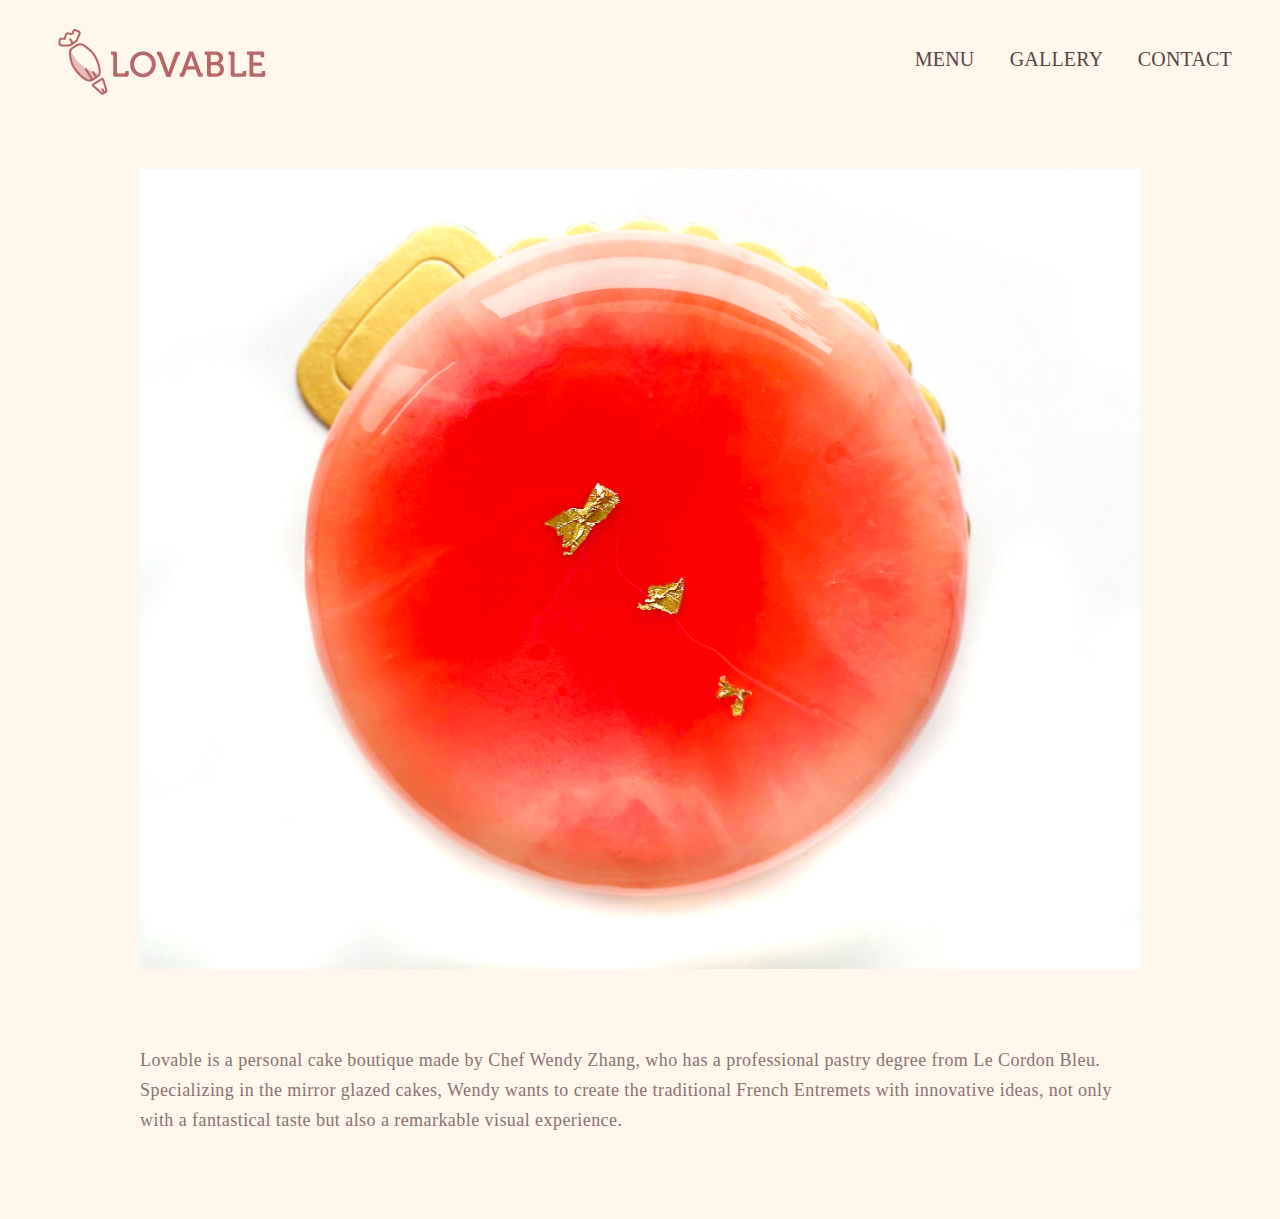
<file: index.html>
<!DOCTYPE HTML>
<html lang = "en">
<head>
	<meta charset = "UTF-8" content="width=device-width, initial-scale=1">
	<link rel="stylesheet" href= "css/index.css">
	<title>Lovable Cake</title>
</head>

<body>
	<a href="homepage.html">
		<img src="img/logo.png" class="logo" alt="logo">
	</a>
	<div class="nav-right">
		<a href="menu.html" >menu</a>
		<a href="gallery.html">gallery</a>
		<a href="contact.html">contact</a>
	</div>
	
	<br>

	<img src="img/picture1.jpg" class="homepagecake" alt="home page red cake">
	<br>
	
	<p>Lovable is a personal cake boutique made by Chef Wendy Zhang, who has a professional pastry degree from Le Cordon Bleu. Specializing in the mirror glazed cakes, Wendy wants to create the  traditional French Entremets with innovative ideas, not only with a fantastical taste but also a remarkable visual experience. </p>
	<br>

</body>

	</html>
</file>
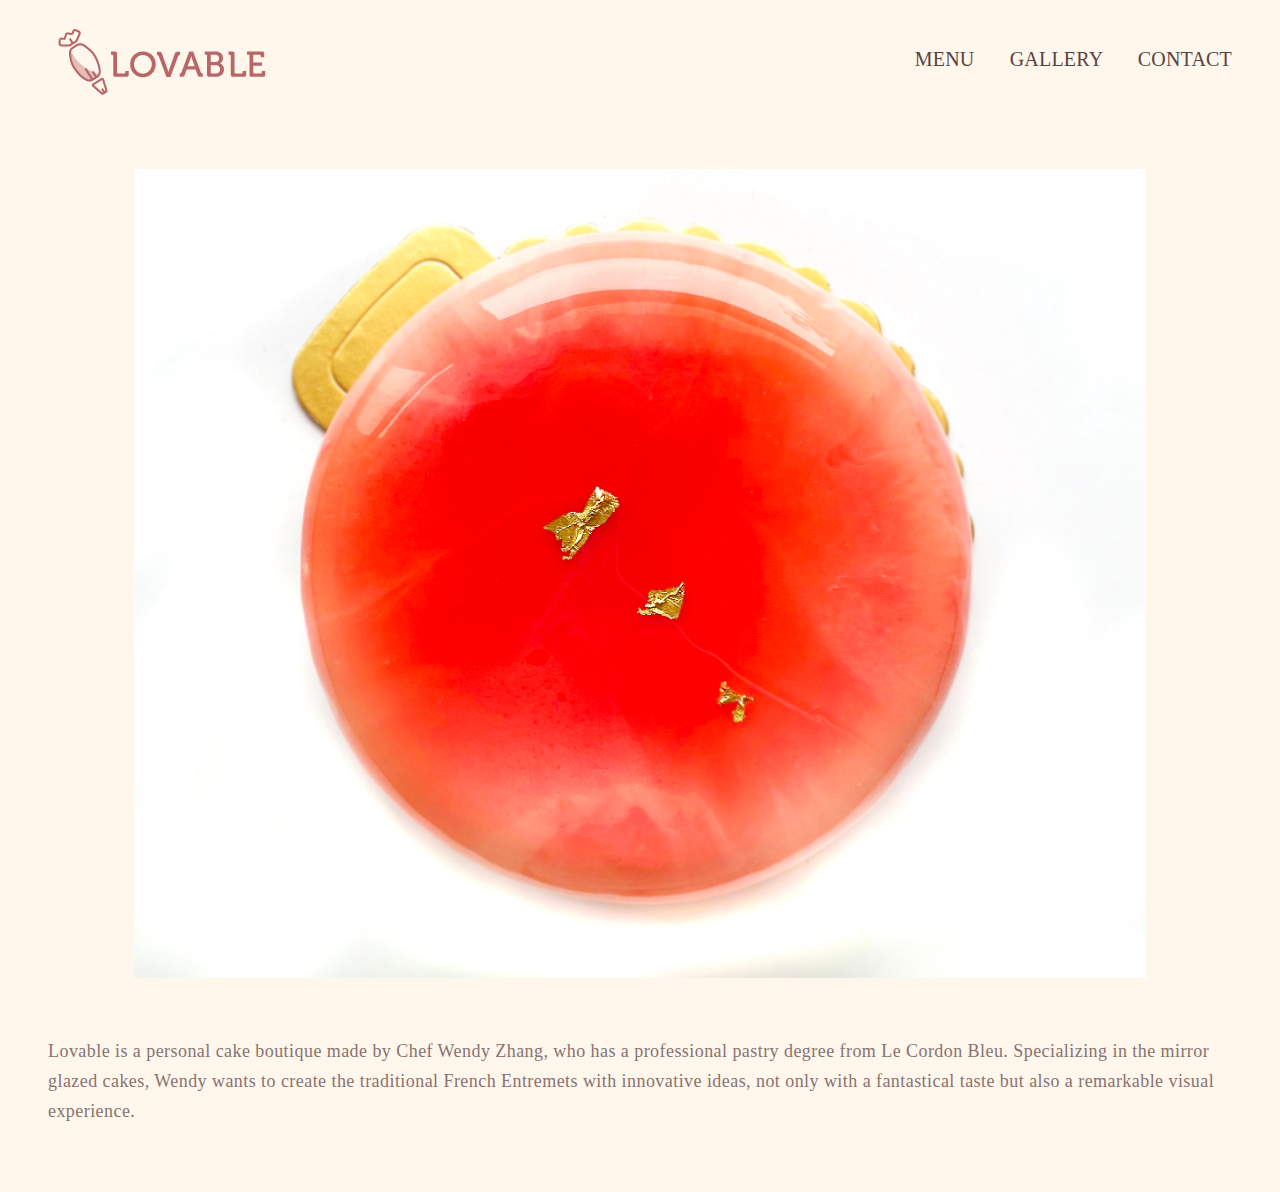
<file: homepage.html>
<!DOCTYPE HTML>
<html lang = "en">
<head>
	<meta charset = "UTF-8" content="width=device-width, initial-scale=1">
	<link rel="stylesheet" href= "css/homepage.css">
	<title>Lovable Cake</title>
</head>

<body>
	<a href="homepage.html">
		<img src="img/logo.png" class="logo" alt="logo">
	</a>
	<div class="nav-right">
		<a href="menu.html" >menu</a>
		<a href="gallery.html">gallery</a>
		<a href="contact.html">contact</a>
	</div>
	
	<br>

	<img src="img/picture1.jpg" class="homepagecake" alt="home page red cake">
	<br>
	
	<p>Lovable is a personal cake boutique made by Chef Wendy Zhang, who has a professional pastry degree from Le Cordon Bleu. Specializing in the mirror glazed cakes, Wendy wants to create the  traditional French Entremets with innovative ideas, not only with a fantastical taste but also a remarkable visual experience. </p>
	<br>

</body>

	</html>
</file>
<file: css/index.css>
.logo{
	margin: 20px;
	display: inline-block;
	width: 208px;
}

a:-webkit-any-link{
	color: #574241;
	text-decoration: none;
	padding-left: 30px;
}

.nav-right{
	float:right;
	font-size: 20px;
	font-family: Avenir Next;
	letter-spacing: 0.20px;
	text-align: justify;
	margin: 40px;
	text-transform: uppercase;
	display: inline-block;
}

body{
	background-color: #fff7ec;
}


.homepagecake{
	margin-top: 50px;
	margin-left:auto;
	margin-right: auto;
	width: 80%;
	max-width: 1000px;
	display: block;
}

p{
	font-family: avenir next;
	font-size: 18px;
	color: #897271;
	letter-spacing: 0.44px;
	text-align: left;
	line-height: 30px;
	padding:40px;
	max-width: 1000px;
	margin-left: auto;
	margin-right: auto;
}
</file>
<file: css/homepage.css>
.logo{
	margin: 20px;
	display: inline-block;
}

a:-webkit-any-link{
	color: #574241;
	text-decoration: none;
	padding-left: 30px;
}

.nav-right{
	float:right;
	font-size: 20px;
	font-family: Avenir Next;
	letter-spacing: 0.20px;
	text-align: justify;
	margin: 40px;
	text-transform: uppercase;
	display: inline-block;
}

body{
	background-color: #fff7ec;
}


.homepagecake{
	margin-top: 50px;
	display: block;
	margin-left:auto;
	margin-right: auto;
	width: 80%;
}

p{
	font-family: avenir next;
	font-size: 18px;
	color: #897271;
	letter-spacing: 0.44px;
	text-align: left;
	line-height: 30px;
	margin:40px;
}
</file>
